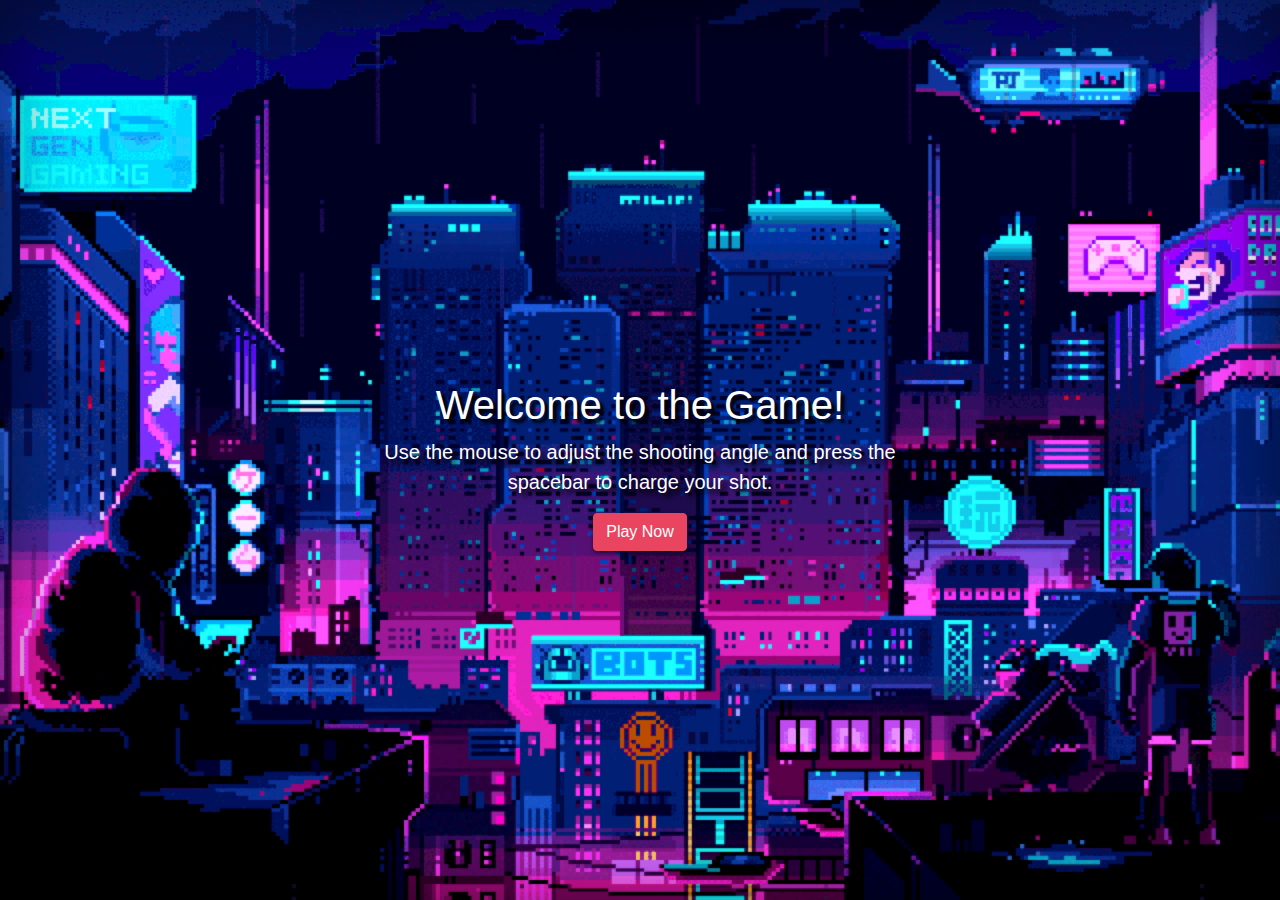
<file: index.html>
<!DOCTYPE html>
<html lang="en">
  <head>
    <meta charset="utf-8" />
    <meta
      name="viewport"
      content="width=device-width, initial-scale=1, shrink-to-fit=no"
    />

    <!-- Bootstrap core CSS -->
    <link
      rel="stylesheet"
      href="css/bootstrap.min.css"
      integrity="sha384-9aIt2nRpC12Uk9gS9baDl411NQApFmC26EwAOH8WgZl5MYYxFfc+NcPb1dKGj7Sk"
      crossorigin="anonymous"
    />
    <style>
      html,
      body {
        height: 100%;
      }
      .bd-placeholder-img {
        font-size: 1.125rem;
        text-anchor: middle;
        -webkit-user-select: none;
        -moz-user-select: none;
        -ms-user-select: none;
        user-select: none;
      }

      @media (min-width: 768px) {
        .bd-placeholder-img-lg {
          font-size: 3.5rem;
        }
      }

      @media screen and (max-width: 750px) {
        iframe {
          max-width: 100% !important;
          width: auto !important;
          height: auto !important;
        }
      }
      body {
        background-image: url('wallpaper.gif');
        background-size: cover;
        background-repeat: no-repeat;
        background-position: center center;
      }
      h1 {
        color: white;
        text-shadow: 4px 4px 3px #000000;
      }
      p {
        color: white;
        text-shadow: 5px 5px 5px #000000;
      }
    </style>
    <!-- Custom styles for this template -->
    <link href="css/threejs-games.css" rel="stylesheet" />
  </head>
  <body class="text-center">
    <div
      class="cover-container d-flex w-100 h-100 p-3 mx-auto flex-column justify-content-center align-items-center"
    >
      <main role="main" class="inner cover">
        <h1 class="cover-heading">&nbsp;</h1>
        <h1 class="cover-heading">Welcome to the Game!</h1>
        <p class="lead">
          Use the mouse to adjust the shooting angle and press the spacebar to
          charge your shot.
        </p>
      </main>
      <section>
        <button class="btn btn-primary">
          <a href="play" class="text-white">Play Now</a>
        </button>
      </section>

      <style>
        .btn {
          background-color: #e94560;
          border-color: #e94560;
          box-shadow: 0px 2px 4px rgba(0, 0, 0, 0.5);
        }

        .btn:hover {
          background-color: #f18d9e;
          border-color: #f18d9e;
        }
      </style>

      <br />
    </div>
  </body>
</html>
</file>
<file: css/threejs-games.css>
/*
 * Globals
 */

/* Links */
a,
a:focus,
a:hover {
  color: #fff;
}

/* Custom default button */
.btn-secondary,
.btn-secondary:hover,
.btn-secondary:focus {
  color: #333;
  text-shadow: none; /* Prevent inheritance from `body` */
  background-color: #fff;
  border: .05rem solid #fff;
}


/*
 * Base structure
 */

html,
body {
  background-color: #333;
}

body {
  display: -ms-flexbox;
  display: flex;
  color: #fff;
  text-shadow: 0 .05rem .1rem rgba(0, 0, 0, .5);
  box-shadow: inset 0 0 5rem rgba(0, 0, 0, .5);
}

.cover-container {
  max-width: 42em;
  padding-bottom: 60px;
}


/*
 * Header
 */
header{
    position: fixed;
    width: 100%;
    left: 0;
    right: 0;
    top: 0;
    padding: 20px;
    height: 60px;
    background: #555;
}

.masthead {
  margin-bottom: 2rem;
}

.masthead-brand {
  margin-bottom: 0;
}

.nav-masthead .nav-link {
  padding: .25rem 0;
  font-weight: 700;
  color: rgba(255, 255, 255, .5);
  background-color: transparent;
  border-bottom: .25rem solid transparent;
}

.nav-masthead .nav-link:hover,
.nav-masthead .nav-link:focus {
  border-bottom-color: rgba(255, 255, 255, .25);
}

.nav-masthead .nav-link + .nav-link {
  margin-left: 1rem;
}

.nav-masthead .active {
  color: #fff;
  border-bottom-color: #fff;
}

@media (min-width: 48em) {
  .masthead-brand {
    float: left;
  }
  .nav-masthead {
    float: right;
  }
}

ul {
  list-style-type: none;
  padding: 0;
}

/*
 * Cover
 */
.cover {
  padding: 0 1.5rem;
}
.cover .btn-lg {
  padding: .75rem 1.25rem;
  font-weight: 700;
}


/*
 * Footer
 */
footer{
    position: fixed;
    width: 100%;
    left: 0;
    right: 0;
    bottom: 0;
}
.mastfoot {
  background: #555;
  color: rgba(255, 255, 255, .5);
}
</file>
